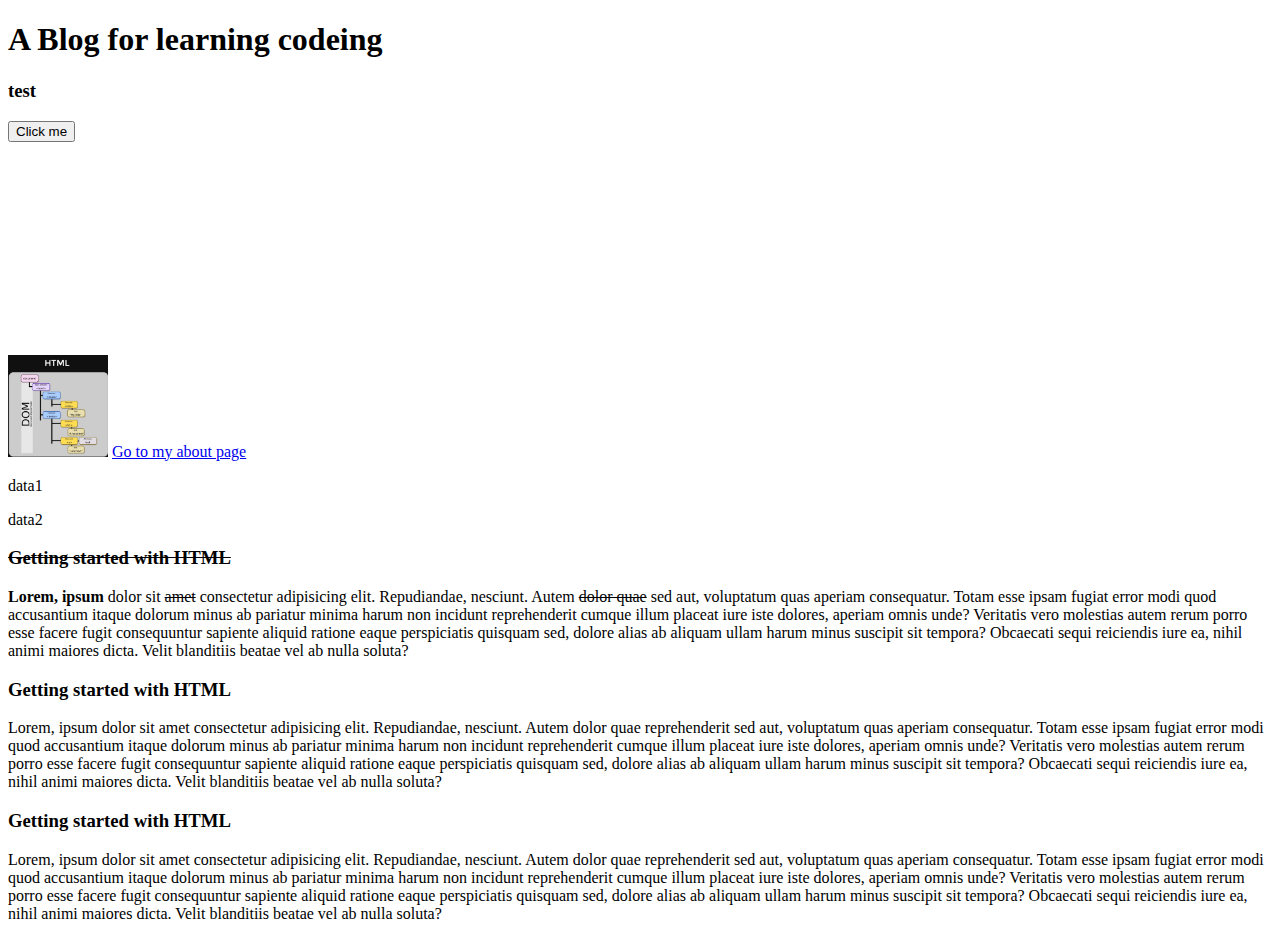
<file: index.html>
<!DOCTYPE html>
<html lang="en">
  <head>
    <meta charset="UTF-8" />
    <meta http-equiv="X-UA-Compatible" content="IE=edge" />
    <meta name="viewport" content="width=device-width, initial-scale=1.0" />
    <title>A blog website-aditi</title>
  </head>
  <body>
    <h1>A Blog for learning codeing</h1>
    <h3 id="myid">test</h3>
    <button onclick="changeBtn" id="btn-1">Click me</button>
    <div>
        <img src="./images/1.png" alt="Just an Image" width="100px" >
        <a href="./about.html" target="_blank" >Go to my about page</a>

        <iframe width="560" height="315" src="https://www.youtube.com/embed/9BV7EGHYaAs" title="YouTube video player" frameborder="0" allow="accelerometer; autoplay; clipboard-write; encrypted-media; gyroscope; picture-in-picture" allowfullscreen></iframe>

        <p>
           <p>data1</p>  <p>data2</p>
        </p>

      <h3>
        <strike>Getting started with HTML</strike>
      </h3>
      <p>
        <b>Lorem, ipsum</b> dolor sit <del>amet</del> consectetur adipisicing
        elit. Repudiandae, nesciunt. Autem <s>dolor quae</s> sed aut, voluptatum
        quas aperiam consequatur. Totam esse ipsam fugiat error modi quod
        accusantium itaque dolorum minus ab pariatur minima harum non incidunt
        reprehenderit cumque illum placeat iure iste dolores, aperiam omnis
        unde? Veritatis vero molestias autem rerum porro esse facere fugit
        consequuntur sapiente aliquid ratione eaque perspiciatis quisquam sed,
        dolore alias ab aliquam ullam harum minus suscipit sit tempora?
        Obcaecati sequi reiciendis iure ea, nihil animi maiores dicta. Velit
        blanditiis beatae vel ab nulla soluta?
      </p>
    </div>

    <div>
      <h3>Getting started with HTML</h3>
      <p>
        Lorem, ipsum dolor sit amet consectetur adipisicing elit. Repudiandae,
        nesciunt. Autem dolor quae reprehenderit sed aut, voluptatum quas
        aperiam consequatur. Totam esse ipsam fugiat error modi quod accusantium
        itaque dolorum minus ab pariatur minima harum non incidunt reprehenderit
        cumque illum placeat iure iste dolores, aperiam omnis unde? Veritatis
        vero molestias autem rerum porro esse facere fugit consequuntur sapiente
        aliquid ratione eaque perspiciatis quisquam sed, dolore alias ab aliquam
        ullam harum minus suscipit sit tempora? Obcaecati sequi reiciendis iure
        ea, nihil animi maiores dicta. Velit blanditiis beatae vel ab nulla
        soluta?
      </p>
    </div>
    <div>
      <h3>Getting started with HTML</h3>
      <p>
        Lorem, ipsum dolor sit amet consectetur adipisicing elit. Repudiandae,
        nesciunt. Autem dolor quae reprehenderit sed aut, voluptatum quas
        aperiam consequatur. Totam esse ipsam fugiat error modi quod accusantium
        itaque dolorum minus ab pariatur minima harum non incidunt reprehenderit
        cumque illum placeat iure iste dolores, aperiam omnis unde? Veritatis
        vero molestias autem rerum porro esse facere fugit consequuntur sapiente
        aliquid ratione eaque perspiciatis quisquam sed, dolore alias ab aliquam
        ullam harum minus suscipit sit tempora? Obcaecati sequi reiciendis iure
        ea, nihil animi maiores dicta. Velit blanditiis beatae vel ab nulla
        soluta?
      </p>
    </div>

    <script>
        document.getElementById("btn-1").addEventListener("click",function(e){
            document.getElementById("myid").innerHTML = "Test Success !";

        })

      function changeBtn() {
      }
    </script>
  </body>
</html>

<!-- // title
 // content -->
</file>
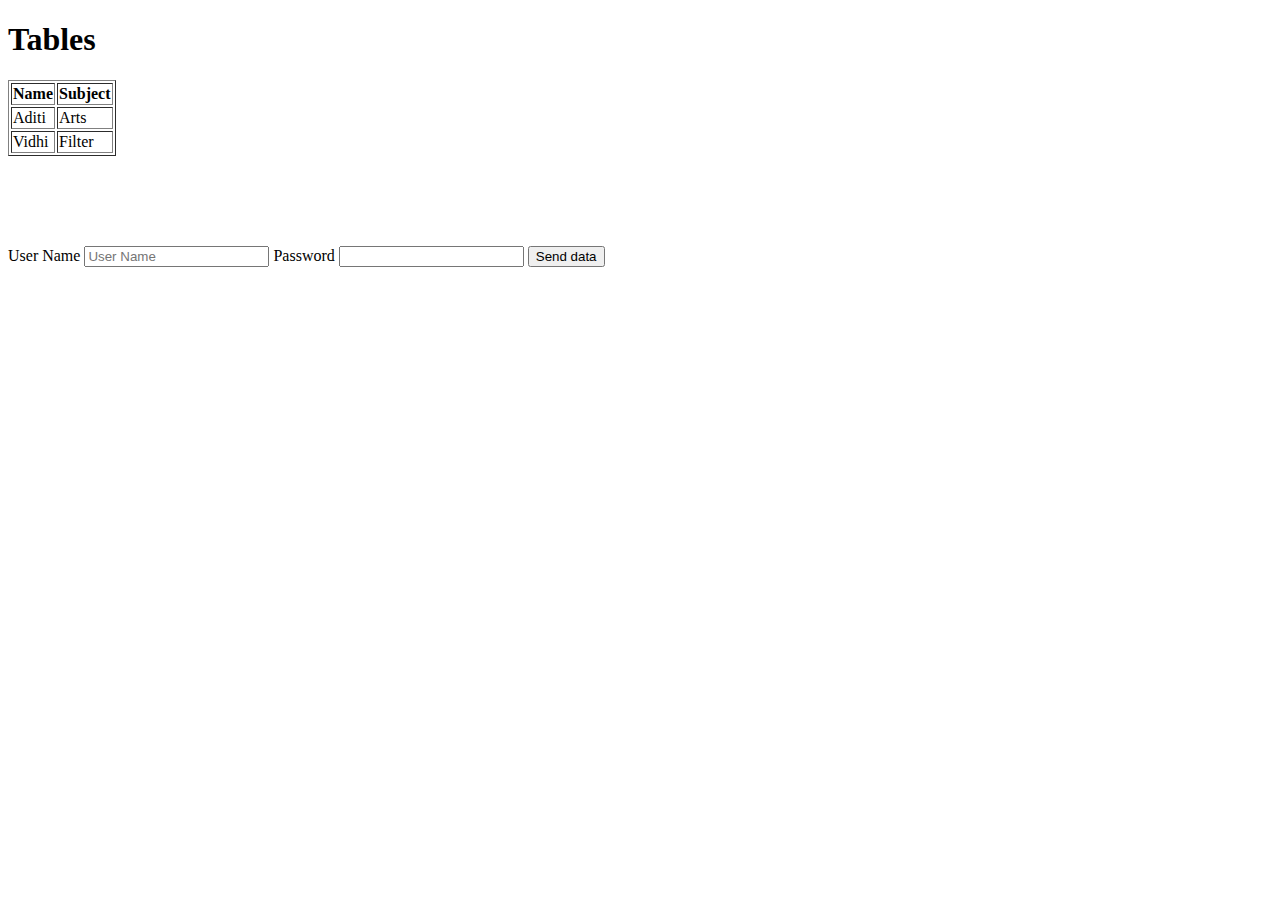
<file: 02 HTML /index.html>
<!DOCTYPE html>
<html lang="en">
  <head>
    <meta charset="UTF-8" />
    <meta http-equiv="X-UA-Compatible" content="IE=edge" />
    <meta name="viewport" content="width=device-width, initial-scale=1.0" />
    <title>HTML tables</title>
  </head>
  <body>
    <h1>Tables</h1>

    <table border="1px">
      <tr>
        <th>Name</th>
        <th>Subject</th>
      </tr>
      <tr>
        <td>Aditi</td>
        <td>Arts</td>
      </tr>
      <tr>
        <td>Vidhi</td>
        <td>Filter</td>
      </tr>
    </table>

    <!--  POST , GET -->

    <br /><br /><br /><br /><br />

    <form action="#" method="post">
      <!-- 

            Input
            select
            radio
            checkbox

         -->

      <label for="userName">User Name</label>
      <input
        type="text"
        name="userName"
        id="userName"
        placeholder="User Name"
      />
      <label for="password">Password</label>
      <input type="password" name="passowrd" id="password" />
      <button type="submit">Send data</button>
    </form>
  </body>
</html>
</file>
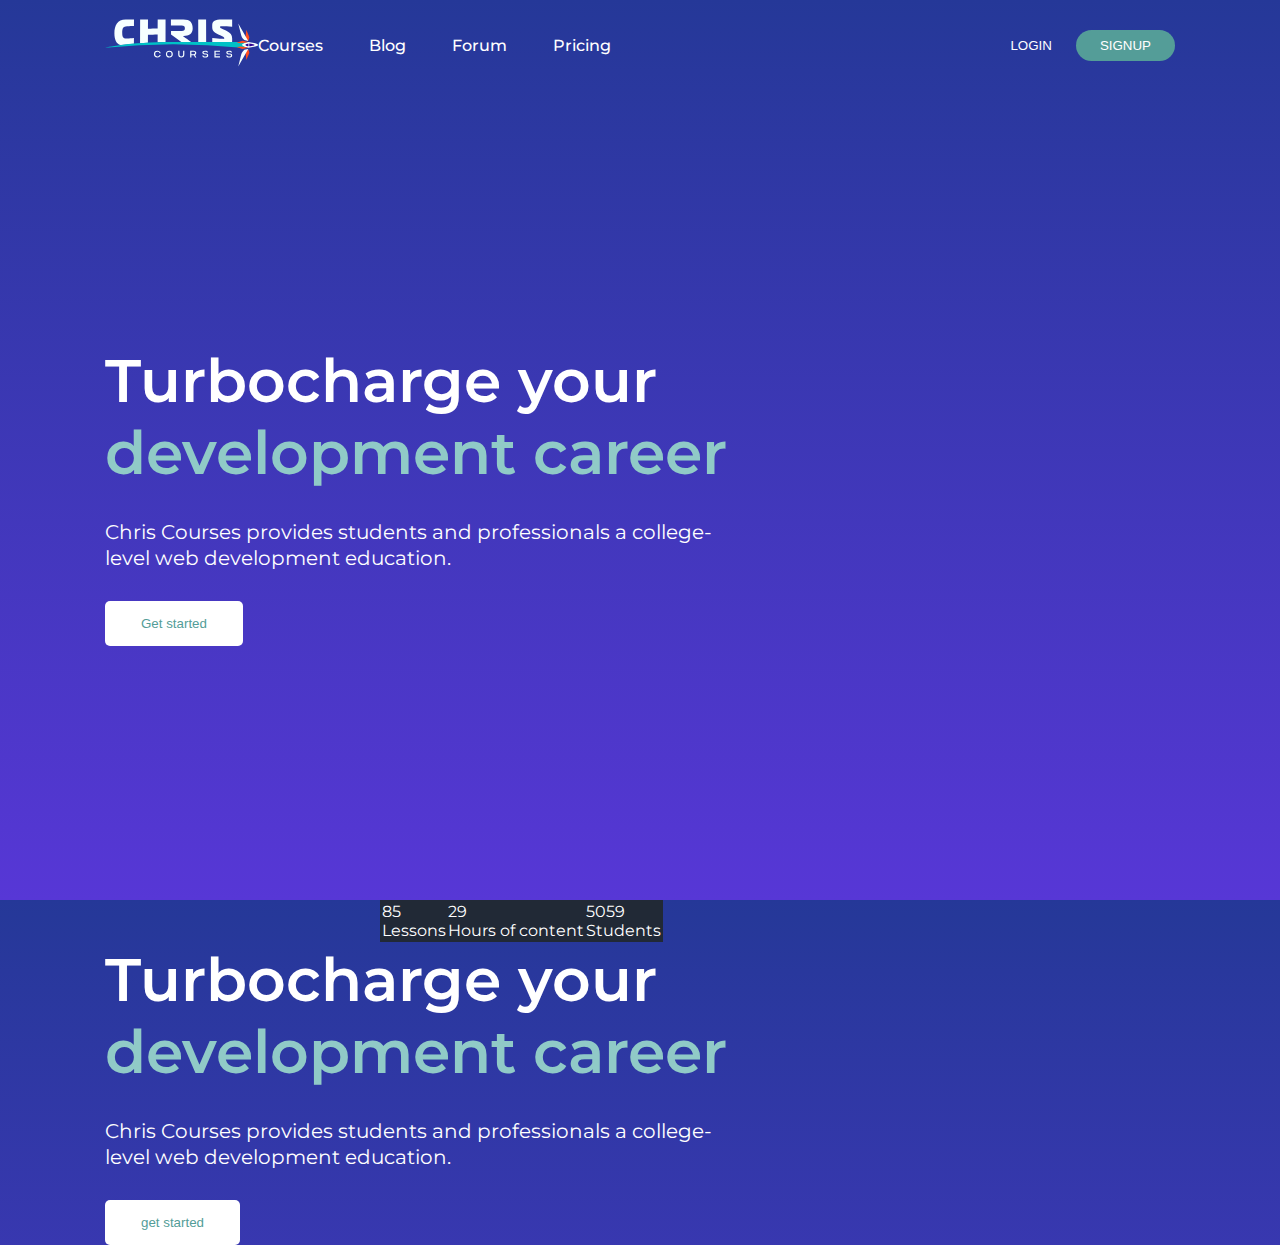
<file: 03LandingPage/index.html>
<!DOCTYPE html>
<html lang="en">
<head>
    <meta charset="UTF-8">
    <meta http-equiv="X-UA-Compatible" content="IE=edge">
    <meta name="viewport" content="width=device-width, initial-scale=1.0">
    <title>Demo Landing</title>
    <link rel="stylesheet" href="./style/styles.css">
</head>
<body>
  <section class="homepage">
      <nav class="navbar">
            <div class="logo">
                <img src="./assets/logo_light_3.ed0c9f4.svg" alt="My logo">
            </div>
            <div class="links">
                <ul>
                    <li>Courses</li>
                    <li>Blog</li>
                    <li>Forum</li>
                    <li>Pricing</li>
                </ul>
            </div>
            <div class="buttons">
                <button class="loginBtn">Login</button>
                <button class="signupBtn">Signup</button>
            </div>
      </nav>
      <div class="hero">
          <div class="hero-block">
              <h1>Turbocharge your <br/> <span>development career</span></h1>
              <p>Chris Courses provides students and professionals a college-level
                web development education.</p>
                <button>Get started</button>
          </div>
      </div>
      <div class="block">
          <table>
              <tr>
                  <td>85 <br>Lessons</td>
                  <td>29 <br>Hours of content</td>
                  <td>5059 <br>Students</td>
              </tr>
          </table>
      </div>





<!-- 
      <div class="block">
          <div class="lesson">
              <h1>84</h1>
              <p>Lessons</p>
          </div>
          <div class="hour">
              <h1>29</h1>
              <p>Hour of content</p>
          </div>
          <div class="students">
              <h1>5059</h1>
              <p>Students</p>
          </div>
      </div> -->
        <div class="hero-block">
            <h1>Turbocharge your <br/> <span>development career</span></h1>
            <p>Chris Courses provides students and professionals a college-level
              web development education.</p>
              <button>get started</button>
        </div>
    </div>
  </section>
</body>
</html>
</file>
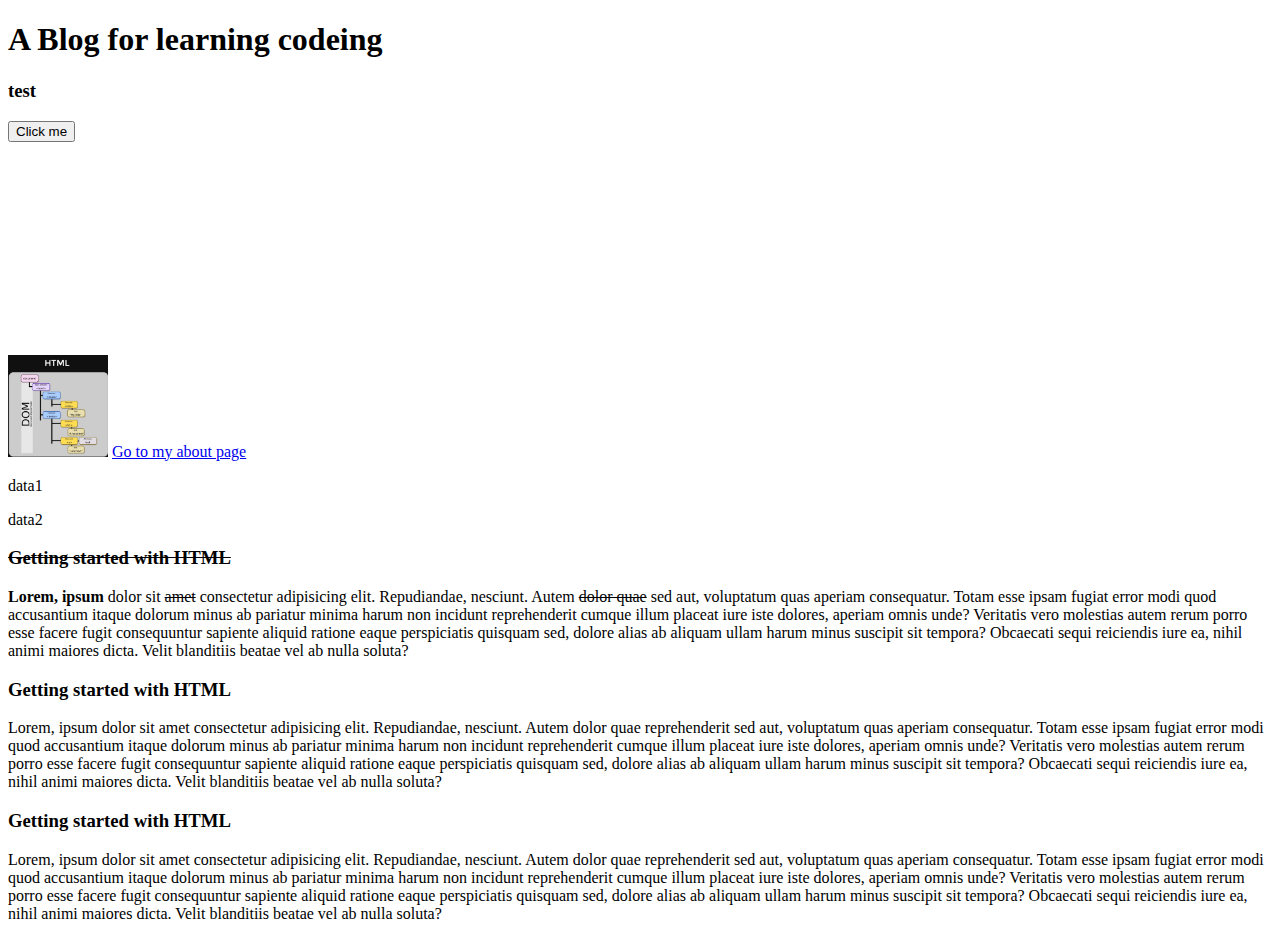
<file: HTML01/index.html>
<!DOCTYPE html>
<html lang="en">
  <head>
    <meta charset="UTF-8" />
    <meta http-equiv="X-UA-Compatible" content="IE=edge" />
    <meta name="viewport" content="width=device-width, initial-scale=1.0" />
    <title>A blog website</title>
  </head>
  <body>
    <h1>A Blog for learning codeing</h1>
    <h3 id="myid">test</h3>
    <button onclick="changeBtn" id="btn-1">Click me</button>
    <div>
        <img src="./images/1.png" alt="Just an Image" width="100px" >
        <a href="./about.html" target="_blank" >Go to my about page</a>

        <iframe width="560" height="315" src="https://www.youtube.com/embed/9BV7EGHYaAs" title="YouTube video player" frameborder="0" allow="accelerometer; autoplay; clipboard-write; encrypted-media; gyroscope; picture-in-picture" allowfullscreen></iframe>

        <p>
           <p>data1</p>  <p>data2</p>
        </p>

      <h3>
        <strike>Getting started with HTML</strike>
      </h3>
      <p>
        <b>Lorem, ipsum</b> dolor sit <del>amet</del> consectetur adipisicing
        elit. Repudiandae, nesciunt. Autem <s>dolor quae</s> sed aut, voluptatum
        quas aperiam consequatur. Totam esse ipsam fugiat error modi quod
        accusantium itaque dolorum minus ab pariatur minima harum non incidunt
        reprehenderit cumque illum placeat iure iste dolores, aperiam omnis
        unde? Veritatis vero molestias autem rerum porro esse facere fugit
        consequuntur sapiente aliquid ratione eaque perspiciatis quisquam sed,
        dolore alias ab aliquam ullam harum minus suscipit sit tempora?
        Obcaecati sequi reiciendis iure ea, nihil animi maiores dicta. Velit
        blanditiis beatae vel ab nulla soluta?
      </p>
    </div>

    <div>
      <h3>Getting started with HTML</h3>
      <p>
        Lorem, ipsum dolor sit amet consectetur adipisicing elit. Repudiandae,
        nesciunt. Autem dolor quae reprehenderit sed aut, voluptatum quas
        aperiam consequatur. Totam esse ipsam fugiat error modi quod accusantium
        itaque dolorum minus ab pariatur minima harum non incidunt reprehenderit
        cumque illum placeat iure iste dolores, aperiam omnis unde? Veritatis
        vero molestias autem rerum porro esse facere fugit consequuntur sapiente
        aliquid ratione eaque perspiciatis quisquam sed, dolore alias ab aliquam
        ullam harum minus suscipit sit tempora? Obcaecati sequi reiciendis iure
        ea, nihil animi maiores dicta. Velit blanditiis beatae vel ab nulla
        soluta?
      </p>
    </div>
    <div>
      <h3>Getting started with HTML</h3>
      <p>
        Lorem, ipsum dolor sit amet consectetur adipisicing elit. Repudiandae,
        nesciunt. Autem dolor quae reprehenderit sed aut, voluptatum quas
        aperiam consequatur. Totam esse ipsam fugiat error modi quod accusantium
        itaque dolorum minus ab pariatur minima harum non incidunt reprehenderit
        cumque illum placeat iure iste dolores, aperiam omnis unde? Veritatis
        vero molestias autem rerum porro esse facere fugit consequuntur sapiente
        aliquid ratione eaque perspiciatis quisquam sed, dolore alias ab aliquam
        ullam harum minus suscipit sit tempora? Obcaecati sequi reiciendis iure
        ea, nihil animi maiores dicta. Velit blanditiis beatae vel ab nulla
        soluta?
      </p>
    </div>

    <script>
        document.getElementById("btn-1").addEventListener("click",function(e){
            document.getElementById("myid").innerHTML = "Test Success !";

        })

      function changeBtn() {
      }
    </script>
  </body>
</html>

<!-- // title
 // content -->
</file>
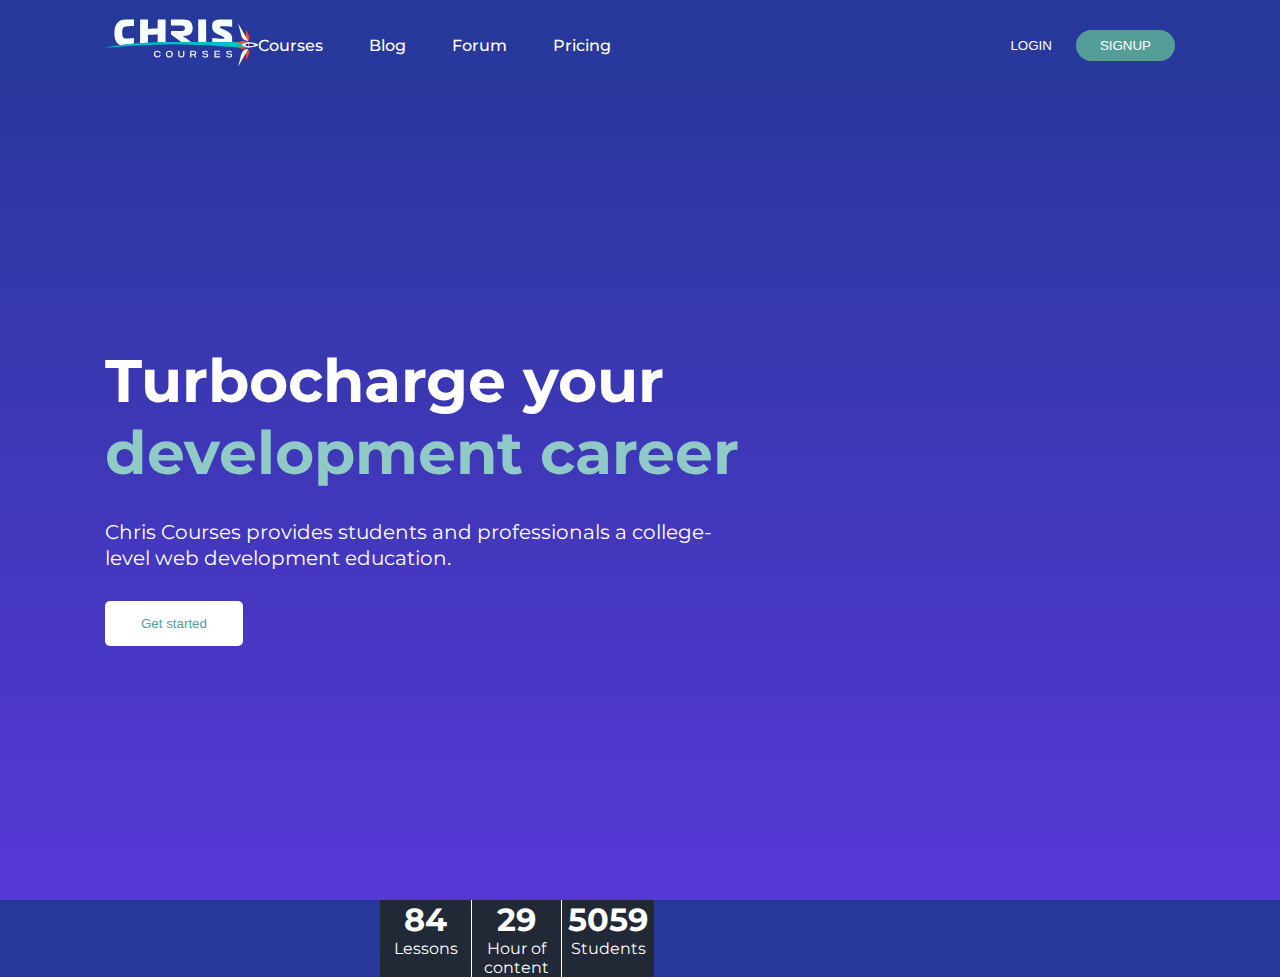
<file: LandingPage03/index.html>
<!DOCTYPE html>
<html lang="en">
<head>
    <meta charset="UTF-8">
    <meta http-equiv="X-UA-Compatible" content="IE=edge">
    <meta name="viewport" content="width=device-width, initial-scale=1.0">
    <title>Demo Landing</title>
    <link rel="stylesheet" href="./style/styles.css">
</head>
<body>
  <section class="homepage">
      <nav class="navbar">
            <div class="logo">
                <img src="./assets/logo_light_3.ed0c9f4.svg" alt="My logo">
            </div>
            <div class="links">
                <ul>
                    <li>Courses</li>
                    <li>Blog</li>
                    <li>Forum</li>
                    <li>Pricing</li>
                </ul>
            </div>
            <div class="buttons">
                <button class="loginBtn">Login</button>
                <button class="signupBtn">Signup</button>
            </div>
      </nav>
      <div class="hero">
          <div class="hero-block">
              <h1>Turbocharge your <br/> <span>development career</span></h1>
              <p>Chris Courses provides students and professionals a college-level
                web development education.</p>
                <button>Get started</button>
          </div>
      </div>
      

      <div class="block">
          <div class="lesson">
              <h1>84</h1>
              <p>Lessons</p>
          </div>
          <div class="hour">
              <h1>29</h1>
              <p>Hour of content</p>
          </div>
          <div class="students">
              <h1>5059</h1>
              <p>Students</p>
          </div>
      </div>
        
    </div>
  </section>
</body>
</html>
</file>
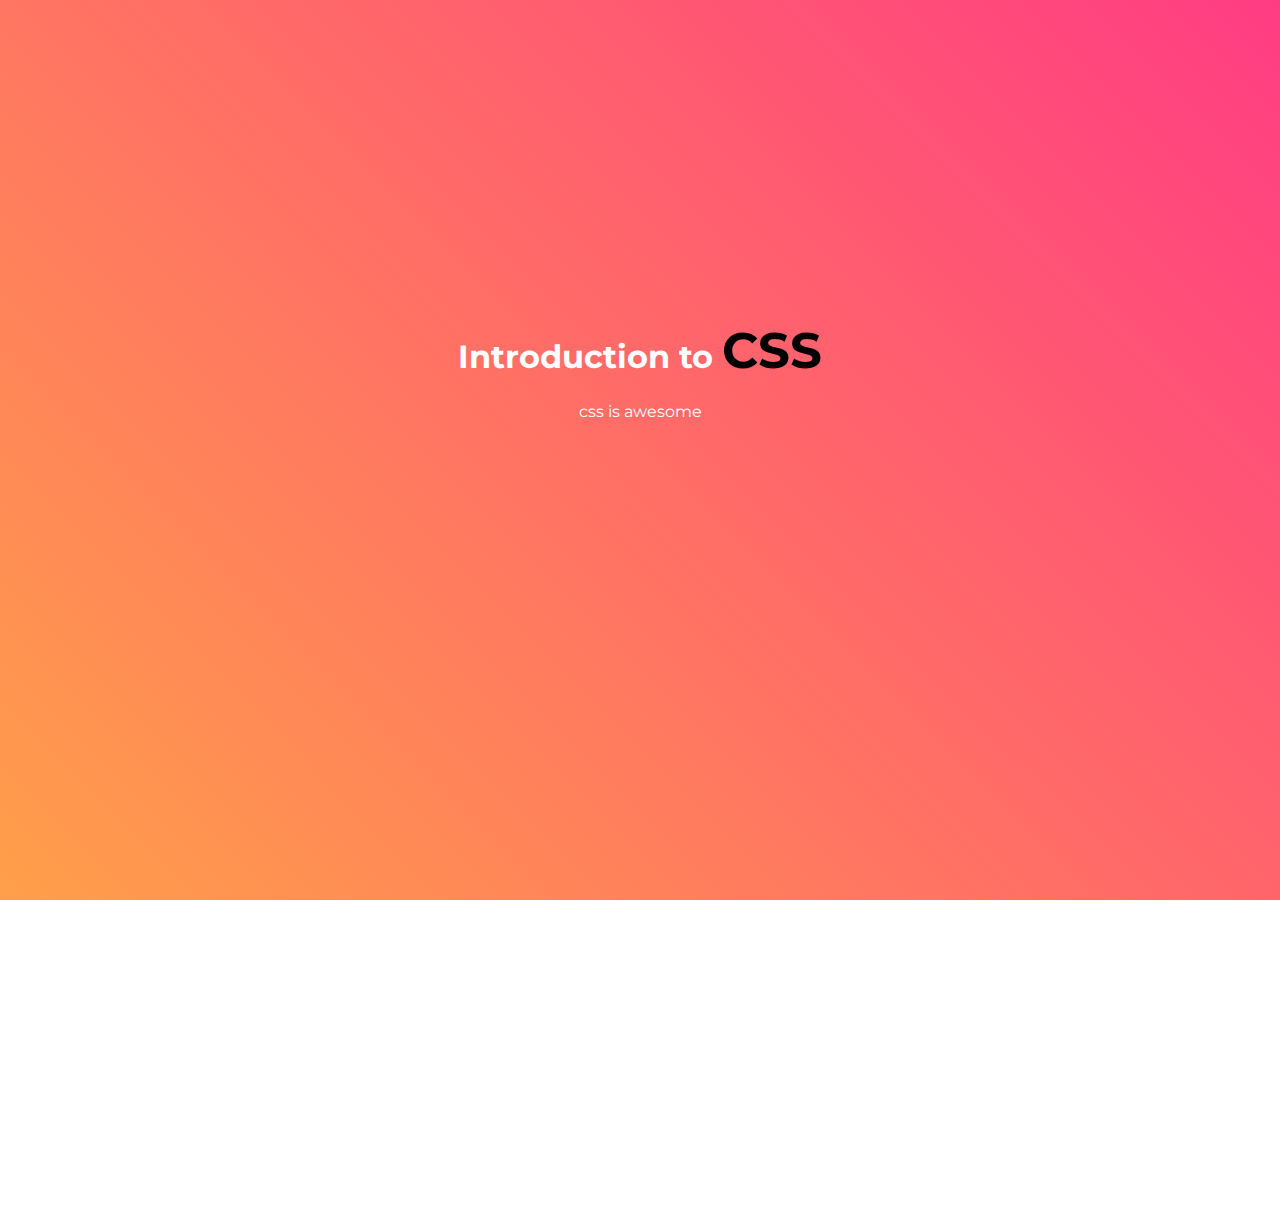
<file: 02 HTML /css/index.html>
<!DOCTYPE html>
<html lang="en">
<head>
    <meta charset="UTF-8">
    <meta http-equiv="X-UA-Compatible" content="IE=edge">
    <meta name="viewport" content="width=device-width, initial-scale=1.0">
    <title>Intro to CSS</title>
    <link rel="stylesheet" href="./styles.css">
</head>
<body>
    <h1>Introduction to <span>CSS</span> </h1>
    <p>css is awesome</p>
</body>
</html>
</file>
<file: 03LandingPage/style/styles.css>
@import url("https://fonts.googleapis.com/css2?family=Montserrat:wght@100;300;400;500;700;900&display=swap");

* {
  margin: 0;
  padding: 0;
  box-sizing: border-box;
}

html {
  height: 100%;
  font-family: "Montserrat", sans-serif;
}

body {
  background: linear-gradient(#253898 0%, #5737d6 100%);
}

.homepage{
    width: 100vw;
    height: 100vh;
    padding: 0 105px;
}

.navbar{
    width: 100%;
    height: 10%;
    display: flex;
    align-items: center;
    justify-content: space-between;
    color: #fff;
}

.logo {
  flex: 0.4;
}

.logo > img {
  width: 153px;
  height: 78px;
}

.links {
  display: flex;
  flex: 2;
  justify-content: start;
  font-weight: 500;
}

.links > ul {
  list-style: none;
  display: flex;
  display: flex;
  align-items: center;
  justify-content: space-between;
}

.links > ul > li {
  margin-right: 46px;
  cursor: pointer;
}

.links > ul > li:last-child {
  margin: 0;
}

.buttons > button {
  text-transform: uppercase;
  cursor: pointer;
}
.loginBtn {
  background: none;
  border: none;
  outline: none;
  color: #fff;
  margin-right: 20px;
}

.signupBtn {
  background-color: #549d98;
  border: none;
  outline: none;
  color: #fff;
  padding: 8px 24px;
  border-radius: 35px;
}
.hero {
  width: 100%;
  height: 90%;
  display: flex;
  align-items: center;
  justify-content: start;
}
.hero-block {
  width: 60%;
}
.hero-block > h1 {
  color: #fff;
  font-size: 60px;
  font-weight: 700;
  line-height: 72px;
}
.hero-block > h1 > span {
  color: #90cac7;
}
.hero-block > p {
  font-size: 20px;
  line-height: 26px;
  color: #ffffff;
  margin: 30px 0px;
}
.hero-block > button {
  background-color: #fff;
  color: #539d98;
  border: none;
  padding: 15px 36px;
  border-radius: 5px;
  cursor: pointer;
}
.block {
  display: inline-flex;
  background-color: #212936;
  margin:0px 275px;
  color:#fff;

}
/* .lesson{
  width:33.3%;
  text-align: center;
}
.hour{
  width: 33.3%;
  text-align: center;
  border: .5px solid;
}
.students{
  width: 33.3%;
  text-align: center;
} */
.signupBtn{
    background-color: #549D98;
    border: none;
    outline: none;
    color: #fff;
    padding: 8px 24px;
    border-radius: 35px;
}

.hero {
    width: 100%;
    height: 90%;
    display: flex;
    align-items: center;
    justify-content: start;
  }
  .hero-block {
    width: 60%;
  }
  .hero-block > h1 {
    color: #fff;
    font-size: 60px;
    font-weight: 600;
    line-height: 72px;
  }
  .hero-block > h1 > span {
    color: #90cac7;
  }
  .hero-block > p {
    font-size: 20px;
    line-height: 26px; 
    color: #ffffff;
  }
</file>
<file: LandingPage03/style/styles.css>
@import url("https://fonts.googleapis.com/css2?family=Montserrat:wght@100;300;400;500;700;900&display=swap");

* {
  margin: 0;
  padding: 0;
  box-sizing: border-box;
}

html {
  height: 100%;
  font-family: "Montserrat", sans-serif;
}

body {
  background: linear-gradient(#253898 0%, #5737d6 100%);
}

.homepage{
    width: 100vw;
    height: 100vh;
    padding: 0 105px;
}

.navbar{
    width: 100%;
    height: 10%;
    display: flex;
    align-items: center;
    justify-content: space-between;
    color: #fff;
}

.logo {
  flex: 0.4;
}

.logo > img {
  width: 153px;
  height: 78px;
}

.links {
  display: flex;
  flex: 2;
  justify-content: start;
  font-weight: 500;
}

.links > ul {
  list-style: none;
  display: flex;
  display: flex;
  align-items: center;
  justify-content: space-between;
}

.links > ul > li {
  margin-right: 46px;
  cursor: pointer;
}

.links > ul > li:last-child {
  margin: 0;
}

.buttons > button {
  text-transform: uppercase;
  cursor: pointer;
}
.loginBtn {
  background: none;
  border: none;
  outline: none;
  color: #fff;
  margin-right: 20px;
}

.signupBtn {
  background-color: #549d98;
  border: none;
  outline: none;
  color: #fff;
  padding: 8px 24px;
  border-radius: 35px;
}
.hero {
  width: 100%;
  height: 90%;
  display: flex;
  align-items: center;
  justify-content: start;
}
.hero-block {
  width: 60%;
}
.hero-block > h1 {
  color: #fff;
  font-size: 60px;
  font-weight: 700;
  line-height: 72px;
}
.hero-block > h1 > span {
  color: #90cac7;
}
.hero-block > p {
  font-size: 20px;
  line-height: 26px;
  color: #ffffff;
  margin: 30px 0px;
}
.hero-block > button {
  background-color: #fff;
  color: #539d98;
  border: none;
  padding: 15px 36px;
  border-radius: 5px;
  cursor: pointer;
}
.block {
  display: inline-flex;
  background-color: #212936;
  margin:0px 275px;
  color:#fff;

}
.lesson{
  width:33.3%;
  text-align: center;
}
.hour{
  width: 33.3%;
  text-align: center;
  border-right: 1px solid;
  border-left: 1px solid;
}
.students{
  width: 33.3%;
  text-align: center;
}
</file>
<file: 02 HTML /css/styles.css>
@import url('https://fonts.googleapis.com/css2?family=Montserrat:wght@400;900&display=swap');

html {
    height: 100%;
}
body{
    font-family: "Montserrat", "serif";
    background: linear-gradient(45deg,#FF9F4A 0%, #FF3C83 100%);
    height: 100%;
    margin: 0;
    background-repeat: no-repeat;
    background-attachment: fixed;
}

h1{
    margin-top: 25%;
    color: #FFFFFF;
    text-align: center;
}
span{
    color: #000;
    font-size: 50px;
}
p{
    color: #FFFFFF;
    text-align: center;

}
</file>
